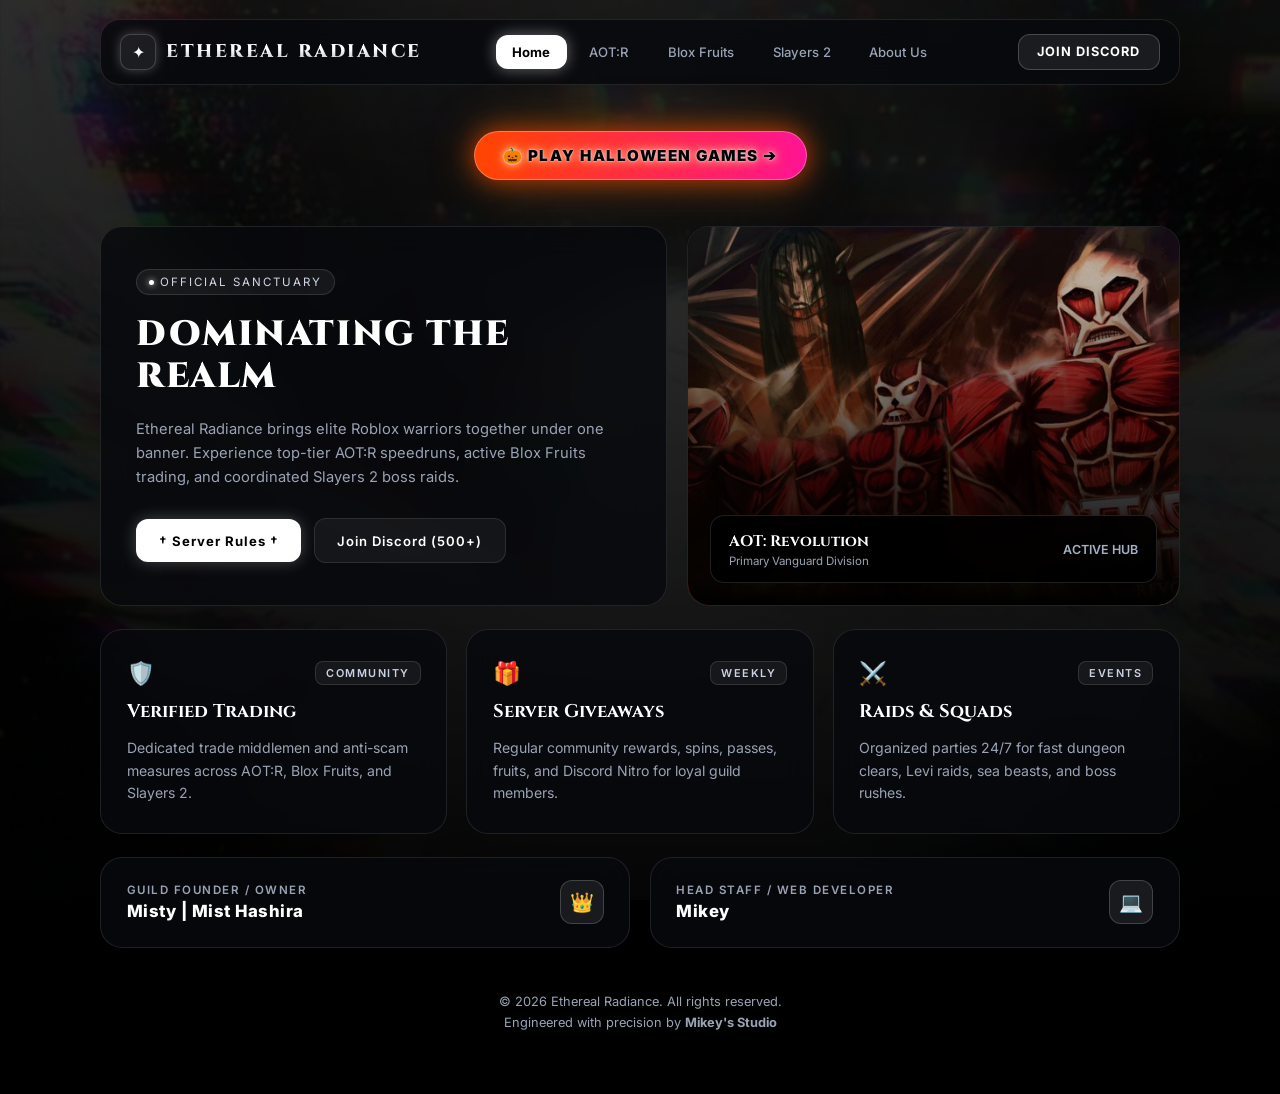
<file: index.html>
<!DOCTYPE html>
<html lang="en">
<head>
  <meta charset="UTF-8">
  <meta name="viewport" content="width=device-width, initial-scale=1.0">
  <title>Ethereal Radiance | Official Community Hub</title>
  <link rel="preconnect" href="https://fonts.googleapis.com">
  <link rel="preconnect" href="https://fonts.gstatic.com" crossorigin>
  <link href="https://fonts.googleapis.com/css2?family=Cinzel:wght@600;700;900&family=Inter:wght@300;400;500;600;700&display=swap" rel="stylesheet">
  <link rel="stylesheet" href="style.css">
</head>
<body>

  <div class="wrapper">
    <!-- Navbar -->
    <nav>
      <a href="index.html" class="brand">
        <div class="brand-icon">✦</div>
        <div class="brand-title">ETHEREAL RADIANCE</div>
      </a>

      <div class="nav-links">
        <a href="index.html" class="nav-link active">Home</a>
        <a href="aotr.html" class="nav-link">AOT:R</a>
        <a href="bloxfruits.html" class="nav-link">Blox Fruits</a>
        <a href="slayer2.html" class="nav-link">Slayers 2</a>
        <a href="about.html" class="nav-link">About Us</a>
      </div>

      <a href="https://discord.gg/2vvDxJYGn" target="_blank" class="nav-cta">JOIN DISCORD</a>
    </nav>

    <!-- Bento Hero -->
    <!-- Halloween Animated Button -->
<div style="margin: 1.5rem 0; text-align: center;">
  <a href="https://etherealhalloween.vercel.app/" class="spooky-animated-btn" target="_blank">
    <span class="btn-text">🎃 PLAY HALLOWEEN GAMES ➔</span>
  </a>
</div>

    <div class="hero-bento">
      <div class="card hero-content">
        <div class="hero-tag"><span></span> Official Sanctuary</div>
        <h1 class="hero-title">Dominating The Realm</h1>
        <p class="hero-desc">
          Ethereal Radiance brings elite Roblox warriors together under one banner. Experience top-tier AOT:R speedruns, active Blox Fruits trading, and coordinated Slayers 2 boss raids.
        </p>

        <div class="btn-row">
          <button class="btn-primary" onclick="openModal('rulesModal')">† Server Rules †</button>
          <a href="https://discord.gg/2vvDxJYGn" target="_blank" class="btn-glass">Join Discord (500+)</a>
        </div>
      </div>

      <div class="card hero-visual">
        <img src="aotr.jpg" alt="AOT:R Preview" class="hero-img">
        <div class="hero-gradient"></div>
        <div class="visual-footer">
          <div>
            <div class="visual-badge-title">AOT: Revolution</div>
            <div class="visual-badge-sub">Primary Vanguard Division</div>
          </div>
          <span style="font-size: 0.78rem; font-weight: 600; color: #a4b0c6;">ACTIVE HUB</span>
        </div>
      </div>
    </div>

    <!-- Feature Bento Grid -->
    <div class="bottom-bento">
      <div class="card feature-card">
        <div class="feature-head">
          <span style="font-size: 1.4rem;">🛡️</span>
          <span class="feature-badge">COMMUNITY</span>
        </div>
        <h3 class="feature-title">Verified Trading</h3>
        <p class="feature-desc">Dedicated trade middlemen and anti-scam measures across AOT:R, Blox Fruits, and Slayers 2.</p>
      </div>

      <div class="card feature-card">
        <div class="feature-head">
          <span style="font-size: 1.4rem;">🎁</span>
          <span class="feature-badge">WEEKLY</span>
        </div>
        <h3 class="feature-title">Server Giveaways</h3>
        <p class="feature-desc">Regular community rewards, spins, passes, fruits, and Discord Nitro for loyal guild members.</p>
      </div>

      <div class="card feature-card">
        <div class="feature-head">
          <span style="font-size: 1.4rem;">⚔️</span>
          <span class="feature-badge">EVENTS</span>
        </div>
        <h3 class="feature-title">Raids & Squads</h3>
        <p class="feature-desc">Organized parties 24/7 for fast dungeon clears, Levi raids, sea beasts, and boss rushes.</p>
      </div>
    </div>

    <!-- Leadership Row -->
    <div class="staff-row">
      <div class="card staff-box">
        <div class="staff-info">
          <div class="staff-role">Guild Founder / Owner</div>
          <div class="staff-name">Misty | Mist Hashira</div>
        </div>
        <div class="staff-avatar">👑</div>
      </div>

      <div class="card staff-box">
        <div class="staff-info">
          <div class="staff-role">Head Staff / Web Developer</div>
          <div class="staff-name">Mikey</div>
        </div>
        <div class="staff-avatar">💻</div>
      </div>
    </div>

    <footer>
      <p>© 2026 Ethereal Radiance. All rights reserved.</p>
      <p style="margin-top: 6px;">Engineered with precision by <strong>Mikey's Studio</strong></p>
    </footer>
  </div>

  <!-- General Rules Modal -->
  <div class="modal-overlay" id="rulesModal">
    <div class="modal-box">
      <div class="modal-header">
        <div class="modal-title">Official Server Rules</div>
        <button class="modal-close" onclick="closeModal('rulesModal')">&times;</button>
      </div>
      
      <div class="rule-sec">
        <div class="rule-title">General Conduct</div>
        <ul class="rule-list">
          <li><span>»</span> Respect all members.</li>
          <li><span>»</span> No harassment or discrimination.</li>
          <li><span>»</span> Avoid unnecessary drama.</li>
        </ul>
      </div>

      <div class="rule-sec">
        <div class="rule-title">No Spam & Content</div>
        <ul class="rule-list">
          <li><span>»</span> No message flooding or excessive caps/emojis.</li>
          <li><span>»</span> No spam pings.</li>
          <li><span>»</span> Keep content appropriate (No NSFW).</li>
          <li><span>»</span> Follow Discord Terms of Service.</li>
        </ul>
      </div>

      <div class="rule-sec">
        <div class="rule-title">Server Etiquette & Safety</div>
        <ul class="rule-list">
          <li><span>»</span> No unauthorized advertising or unsolicited DM ads.</li>
          <li><span>»</span> No @everyone / @here abuse.</li>
          <li><span>»</span> Respect staff instructions and moderation.</li>
          <li><span>»</span> No scams, fraud, or impersonation. Keep trades honest.</li>
          <li><span>»</span> Do not leak personal info or share private messages without permission.</li>
        </ul>
      </div>
    </div>
  </div>

  <script>
    function openModal(id) { document.getElementById(id).classList.add('active'); }
    function closeModal(id) { document.getElementById(id).classList.remove('active'); }
    window.onclick = function(e) {
      if (e.target.classList.contains('modal-overlay')) {
        closeModal('rulesModal');
      }
    };
  </script>
</body>
          </html>
</file>
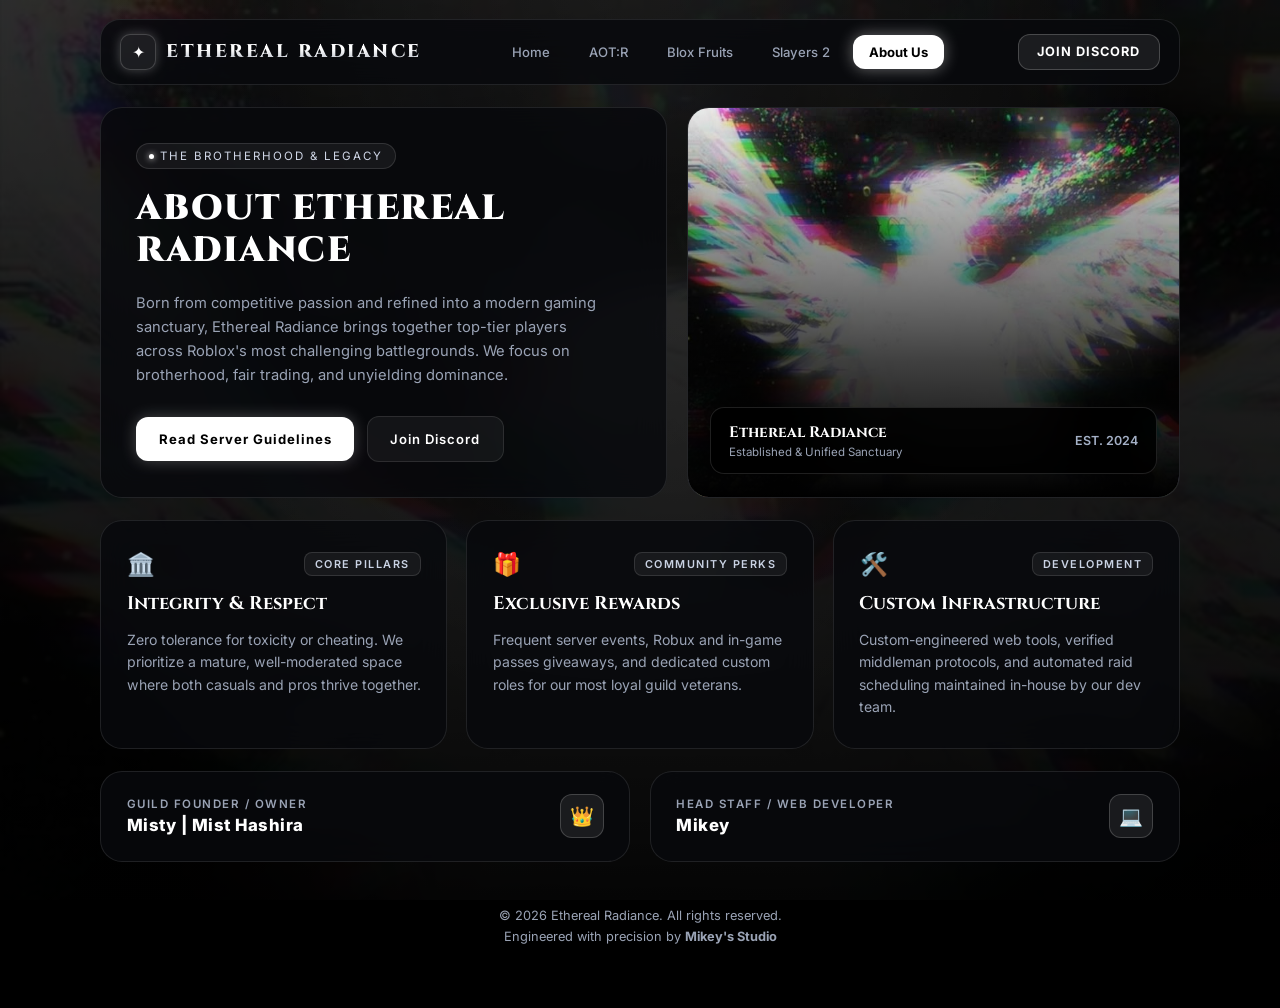
<file: about.html>
<!DOCTYPE html>
<html lang="en">
<head>
  <meta charset="UTF-8">
  <meta name="viewport" content="width=device-width, initial-scale=1.0">
  <title>About Us | Ethereal Radiance</title>
  <link rel="preconnect" href="https://fonts.googleapis.com">
  <link rel="preconnect" href="https://fonts.gstatic.com" crossorigin>
  <link href="https://fonts.googleapis.com/css2?family=Cinzel:wght@600;700;900&family=Inter:wght@300;400;500;600;700&display=swap" rel="stylesheet">
  <link rel="stylesheet" href="style.css">
</head>
<body>

  <div class="wrapper">
    <!-- Navbar -->
    <nav>
      <a href="index.html" class="brand">
        <div class="brand-icon">✦</div>
        <div class="brand-title">ETHEREAL RADIANCE</div>
      </a>

      <div class="nav-links">
        <a href="index.html" class="nav-link">Home</a>
        <a href="aotr.html" class="nav-link">AOT:R</a>
        <a href="bloxfruits.html" class="nav-link">Blox Fruits</a>
        <a href="slayer2.html" class="nav-link">Slayers 2</a>
        <a href="about.html" class="nav-link active">About Us</a>
      </div>

      <a href="https://discord.gg/2vvDxJYGn" target="_blank" class="nav-cta">JOIN DISCORD</a>
    </nav>

    <!-- Bento Hero -->
    <div class="hero-bento">
      <div class="card hero-content">
        <div class="hero-tag"><span></span> The Brotherhood & Legacy</div>
        <h1 class="hero-title">About Ethereal Radiance</h1>
        <p class="hero-desc">
          Born from competitive passion and refined into a modern gaming sanctuary, Ethereal Radiance brings together top-tier players across Roblox's most challenging battlegrounds. We focus on brotherhood, fair trading, and unyielding dominance.
        </p>

        <div class="btn-row">
          <button class="btn-primary" onclick="openModal('aboutRulesModal')">Read Server Guidelines</button>
          <a href="https://discord.gg/2vvDxJYGn" target="_blank" class="btn-glass">Join Discord</a>
        </div>
      </div>

      <div class="card hero-visual">
        <img src="bg.jpg" alt="Ethereal Radiance Realm" class="hero-img">
        <div class="hero-gradient"></div>
        <div class="visual-footer">
          <div>
            <div class="visual-badge-title">Ethereal Radiance</div>
            <div class="visual-badge-sub">Established & Unified Sanctuary</div>
          </div>
          <span style="font-size: 0.78rem; font-weight: 600; color: #a4b0c6;">EST. 2024</span>
        </div>
      </div>
    </div>

    <!-- 3 Bottom Cards -->
    <div class="bottom-bento">
      <div class="card feature-card">
        <div class="feature-head">
          <span style="font-size: 1.4rem;">🏛️</span>
          <span class="feature-badge">CORE PILLARS</span>
        </div>
        <h3 class="feature-title">Integrity & Respect</h3>
        <p class="feature-desc">Zero tolerance for toxicity or cheating. We prioritize a mature, well-moderated space where both casuals and pros thrive together.</p>
      </div>

      <div class="card feature-card">
        <div class="feature-head">
          <span style="font-size: 1.4rem;">🎁</span>
          <span class="feature-badge">COMMUNITY PERKS</span>
        </div>
        <h3 class="feature-title">Exclusive Rewards</h3>
        <p class="feature-desc">Frequent server events, Robux and in-game passes giveaways, and dedicated custom roles for our most loyal guild veterans.</p>
      </div>

      <div class="card feature-card">
        <div class="feature-head">
          <span style="font-size: 1.4rem;">🛠️</span>
          <span class="feature-badge">DEVELOPMENT</span>
        </div>
        <h3 class="feature-title">Custom Infrastructure</h3>
        <p class="feature-desc">Custom-engineered web tools, verified middleman protocols, and automated raid scheduling maintained in-house by our dev team.</p>
      </div>
    </div>

    <!-- Leadership Row -->
    <div class="staff-row">
      <div class="card staff-box">
        <div class="staff-info">
          <div class="staff-role">Guild Founder / Owner</div>
          <div class="staff-name">Misty | Mist Hashira</div>
        </div>
        <div class="staff-avatar">👑</div>
      </div>

      <div class="card staff-box">
        <div class="staff-info">
          <div class="staff-role">Head Staff / Web Developer</div>
          <div class="staff-name">Mikey</div>
        </div>
        <div class="staff-avatar">💻</div>
      </div>
    </div>

    <footer>
      <p>© 2026 Ethereal Radiance. All rights reserved.</p>
      <p style="margin-top: 6px;">Engineered with precision by <strong>Mikey's Studio</strong></p>
    </footer>
  </div>

  <!-- About Guidelines Modal -->
  <div class="modal-overlay" id="aboutRulesModal">
    <div class="modal-box">
      <div class="modal-header">
        <div class="modal-title">Sanctuary Guidelines</div>
        <button class="modal-close" onclick="closeModal('aboutRulesModal')">&times;</button>
      </div>

      <div class="rule-sec">
        <div class="rule-title">Conduct & Community</div>
        <ul class="rule-list">
          <li><span>»</span> Treat all guild members with dignity and respect.[span_7](start_span)[span_7](end_span)</li>
          <li><span>»</span> No drama, harassment, or offensive discussions.[span_8](start_span)[span_8](end_span)</li>
          <li><span>»</span> Follow Discord Terms of Service and staff decisions.[span_9](start_span)[span_9](end_span)</li>
        </ul>
      </div>

      <div class="rule-sec">
        <div class="rule-title">Violations & Disciplinary Action</div>
        <ul class="rule-list">
          <li><span>»</span> Minor violations may result in warnings.</li>
          <li><span>»</span> Repeated violations may result in timeouts or kicks.</li>
          <li><span>»</span> Serious violations (scamming/exploits) will result in permanent bans.</li>
        </ul>
      </div>
    </div>
  </div>

  <script>
    function openModal(id) { document.getElementById(id).classList.add('active'); }
    function closeModal(id) { document.getElementById(id).classList.remove('active'); }
    window.onclick = function(e) {
      if (e.target.classList.contains('modal-overlay')) {
        closeModal('aboutRulesModal');
      }
    };
  </script>
</body>
</html>
</file>
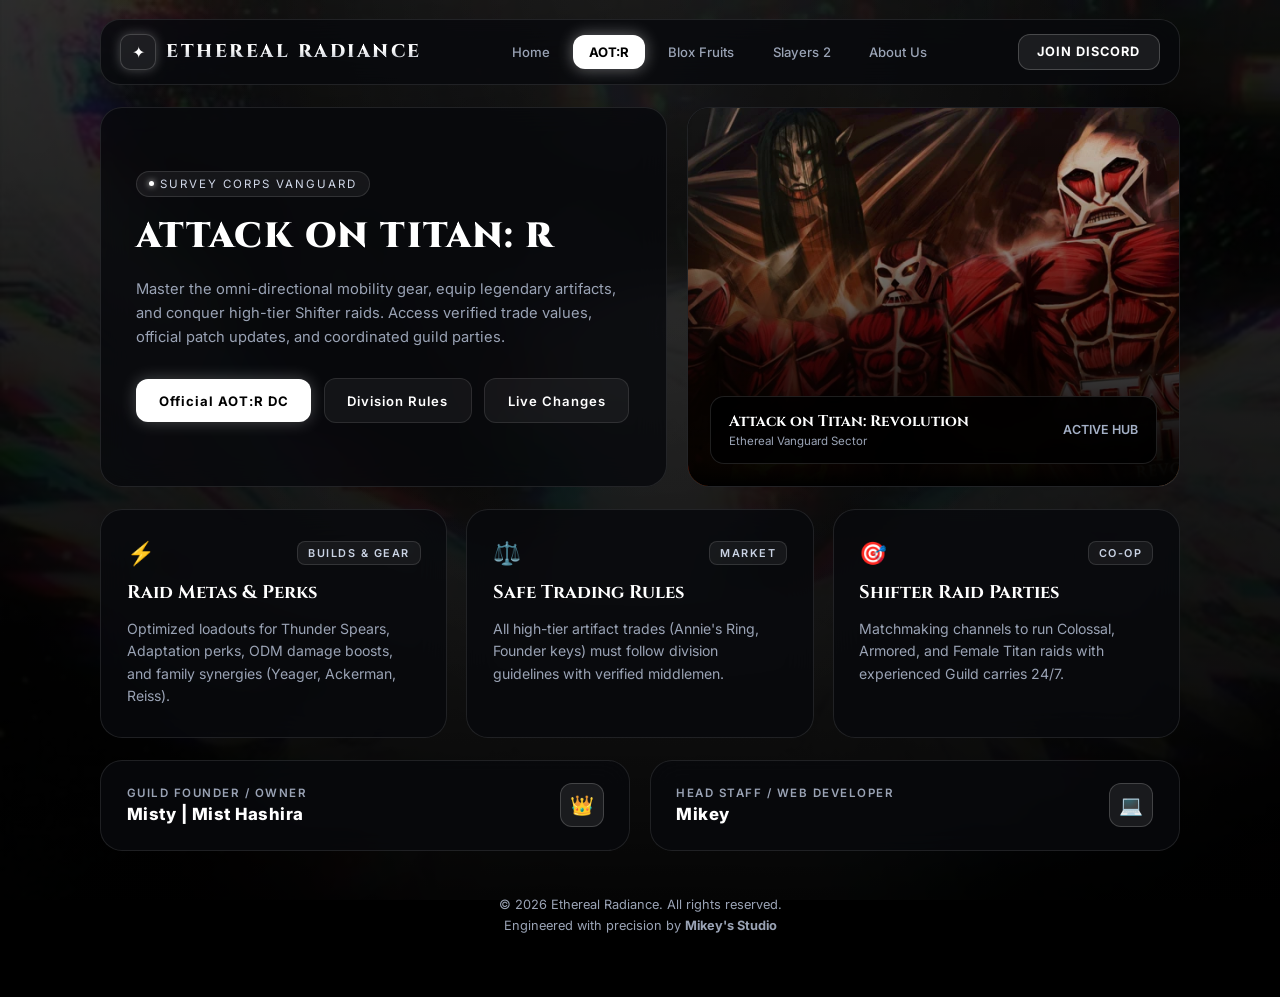
<file: aotr.html>
<!DOCTYPE html>
<html lang="en">
<head>
  <meta charset="UTF-8">
  <meta name="viewport" content="width=device-width, initial-scale=1.0">
  <title>AOT: Revolution | Ethereal Radiance</title>
  <link rel="preconnect" href="https://fonts.googleapis.com">
  <link rel="preconnect" href="https://fonts.gstatic.com" crossorigin>
  <link href="https://fonts.googleapis.com/css2?family=Cinzel:wght@600;700;900&family=Inter:wght@300;400;500;600;700&display=swap" rel="stylesheet">
  <link rel="stylesheet" href="style.css">
</head>
<body>

  <div class="wrapper">
    <!-- Navbar -->
    <nav>
      <a href="index.html" class="brand">
        <div class="brand-icon">✦</div>
        <div class="brand-title">ETHEREAL RADIANCE</div>
      </a>

      <div class="nav-links">
        <a href="index.html" class="nav-link">Home</a>
        <a href="aotr.html" class="nav-link active">AOT:R</a>
        <a href="bloxfruits.html" class="nav-link">Blox Fruits</a>
        <a href="slayer2.html" class="nav-link">Slayers 2</a>
        <a href="about.html" class="nav-link">About Us</a>
      </div>

      <a href="https://discord.gg/" target="_blank" class="nav-cta">JOIN DISCORD</a>
    </nav>

    <!-- Bento Hero -->
    <div class="hero-bento">
      <div class="card hero-content">
        <div class="hero-tag"><span></span> Survey Corps Vanguard</div>
        <h1 class="hero-title">Attack on Titan: R</h1>
        <p class="hero-desc">
          Master the omni-directional mobility gear, equip legendary artifacts, and conquer high-tier Shifter raids. Access verified trade values, official patch updates, and coordinated guild parties.
        </p>

        <div class="btn-row">
          <a href="https://discord.gg/aotrevolution" target="_blank" class="btn-primary">Official AOT:R DC</a>
          <button class="btn-glass" onclick="openModal('aotrRulesModal')">Division Rules</button>
          <a href="https://aotrevolution.com/changes" target="_blank" class="btn-glass">Live Changes</a>
        </div>
      </div>

      <div class="card hero-visual">
        <img src="aotr.jpg" alt="AOT:R Division" class="hero-img">
        <div class="hero-gradient"></div>
        <div class="visual-footer">
          <div>
            <div class="visual-badge-title">Attack on Titan: Revolution</div>
            <div class="visual-badge-sub">Ethereal Vanguard Sector</div>
          </div>
          <span style="font-size: 0.78rem; font-weight: 600; color: #a4b0c6;">ACTIVE HUB</span>
        </div>
      </div>
    </div>

    <!-- 3 Bottom Cards -->
    <div class="bottom-bento">
      <div class="card feature-card">
        <div class="feature-head">
          <span style="font-size: 1.4rem;">⚡</span>
          <span class="feature-badge">BUILDS & GEAR</span>
        </div>
        <h3 class="feature-title">Raid Metas & Perks</h3>
        <p class="feature-desc">Optimized loadouts for Thunder Spears, Adaptation perks, ODM damage boosts, and family synergies (Yeager, Ackerman, Reiss).</p>
      </div>

      <div class="card feature-card">
        <div class="feature-head">
          <span style="font-size: 1.4rem;">⚖️</span>
          <span class="feature-badge">MARKET</span>
        </div>
        <h3 class="feature-title">Safe Trading Rules</h3>
        <p class="feature-desc">All high-tier artifact trades (Annie's Ring, Founder keys) must follow division guidelines with verified middlemen.</p>
      </div>

      <div class="card feature-card">
        <div class="feature-head">
          <span style="font-size: 1.4rem;">🎯</span>
          <span class="feature-badge">CO-OP</span>
        </div>
        <h3 class="feature-title">Shifter Raid Parties</h3>
        <p class="feature-desc">Matchmaking channels to run Colossal, Armored, and Female Titan raids with experienced Guild carries 24/7.</p>
      </div>
    </div>

    <!-- Leadership Row -->
    <div class="staff-row">
      <div class="card staff-box">
        <div class="staff-info">
          <div class="staff-role">Guild Founder / Owner</div>
          <div class="staff-name">Misty | Mist Hashira</div>
        </div>
        <div class="staff-avatar">👑</div>
      </div>

      <div class="card staff-box">
        <div class="staff-info">
          <div class="staff-role">Head Staff / Web Developer</div>
          <div class="staff-name">Mikey</div>
        </div>
        <div class="staff-avatar">💻</div>
      </div>
    </div>

    <footer>
      <p>© 2026 Ethereal Radiance. All rights reserved.</p>
      <p style="margin-top: 6px;">Engineered with precision by <strong>Mikey's Studio</strong></p>
    </footer>
  </div>

  <!-- AOT:R Rules Modal -->
  <div class="modal-overlay" id="aotrRulesModal">
    <div class="modal-box">
      <div class="modal-header">
        <div class="modal-title">AOT:R Division Rules</div>
        <button class="modal-close" onclick="closeModal('aotrRulesModal')">&times;</button>
      </div>

      <div class="rule-sec">
        <div class="rule-title">No Black Marketing or Cross Trading</div>
        <ul class="rule-list">
          <li><span>»</span> Black market trading and prohibited transactions are not allowed.</li>
          <li><span>»</span> Do not buy, sell, or advertise prohibited items or services.</li>
          <li><span>»</span> Report suspicious trading activity to staff immediately.</li>
        </ul>
      </div>

      <div class="rule-sec">
        <div class="rule-title">No Scamming</div>
        <ul class="rule-list">
          <li><span>»</span> Scamming or attempting to scam members is strictly prohibited.</li>
          <li><span>»</span> Do not use fake proofs, false prices, or misleading offers.</li>
          <li><span>»</span> Complete agreed trades honestly and transparently.</li>
        </ul>
      </div>

      <div class="rule-sec">
        <div class="rule-title">No Exploiting & Account Safety</div>
        <ul class="rule-list">
          <li><span>»</span> Do not advertise cheats or malicious exploits.</li>
          <li><span>»</span> Do not sell or promote exploit-related services.</li>
          <li><span>»</span> Follow applicable Roblox and AoTR official rules.</li>
          <li><span>»</span> Do not buy, sell, or share accounts if prohibited by rules.</li>
          <li><span>»</span> Never request another member's password or login details.</li>
        </ul>
      </div>
    </div>
  </div>

  <script>
    function openModal(id) { document.getElementById(id).classList.add('active'); }
    function closeModal(id) { document.getElementById(id).classList.remove('active'); }
    window.onclick = function(e) {
      if (e.target.classList.contains('modal-overlay')) {
        closeModal('aotrRulesModal');
      }
    };
  </script>
</body>
</html>
</file>
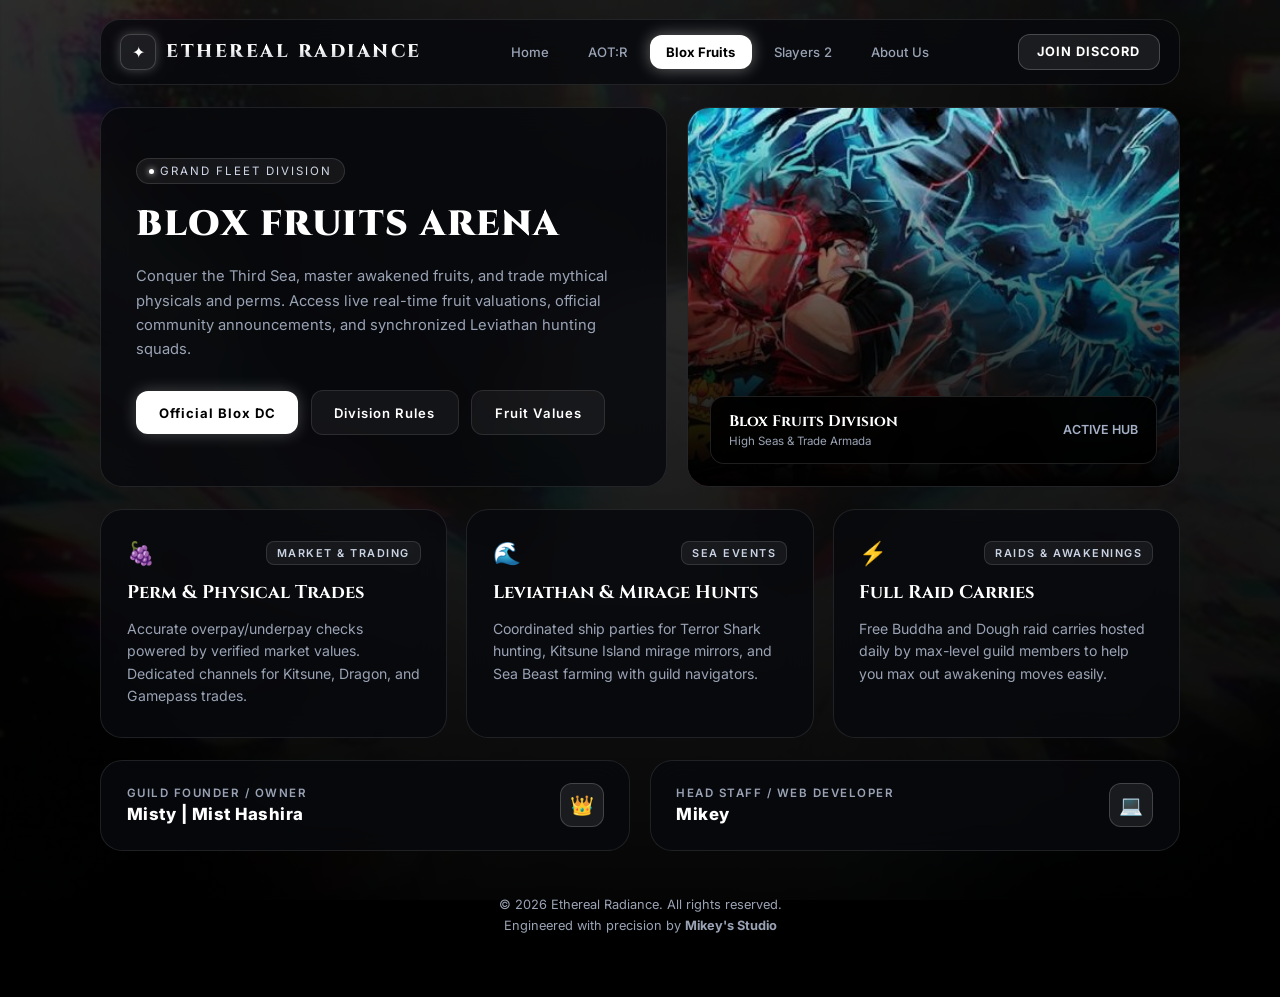
<file: bloxfruits.html>
<!DOCTYPE html>
<html lang="en">
<head>
  <meta charset="UTF-8">
  <meta name="viewport" content="width=device-width, initial-scale=1.0">
  <title>Blox Fruits | Ethereal Radiance</title>
  <link rel="preconnect" href="https://fonts.googleapis.com">
  <link rel="preconnect" href="https://fonts.gstatic.com" crossorigin>
  <link href="https://fonts.googleapis.com/css2?family=Cinzel:wght@600;700;900&family=Inter:wght@300;400;500;600;700&display=swap" rel="stylesheet">
  <link rel="stylesheet" href="style.css">
</head>
<body>

  <div class="wrapper">
    <!-- Navbar -->
    <nav>
      <a href="index.html" class="brand">
        <div class="brand-icon">✦</div>
        <div class="brand-title">ETHEREAL RADIANCE</div>
      </a>

      <div class="nav-links">
        <a href="index.html" class="nav-link">Home</a>
        <a href="aotr.html" class="nav-link">AOT:R</a>
        <a href="bloxfruits.html" class="nav-link active">Blox Fruits</a>
        <a href="slayer2.html" class="nav-link">Slayers 2</a>
        <a href="about.html" class="nav-link">About Us</a>
      </div>

      <a href="https://discord.gg/" target="_blank" class="nav-cta">JOIN DISCORD</a>
    </nav>

    <!-- Bento Hero -->
    <div class="hero-bento">
      <div class="card hero-content">
        <div class="hero-tag"><span></span> Grand Fleet Division</div>
        <h1 class="hero-title">Blox Fruits Arena</h1>
        <p class="hero-desc">
          Conquer the Third Sea, master awakened fruits, and trade mythical physicals and perms. Access live real-time fruit valuations, official community announcements, and synchronized Leviathan hunting squads.
        </p>

        <div class="btn-row">
          <a href="https://discord.gg/bloxfruits" target="_blank" class="btn-primary">Official Blox DC</a>
          <button class="btn-glass" onclick="openModal('bfRulesModal')">Division Rules</button>
          <a href="https://bloxfruitsvalues.com/" target="_blank" class="btn-glass">Fruit Values</a>
        </div>
      </div>

      <div class="card hero-visual">
        <img src="bfs.jpg" alt="Blox Fruits Division" class="hero-img">
        <div class="hero-gradient"></div>
        <div class="visual-footer">
          <div>
            <div class="visual-badge-title">Blox Fruits Division</div>
            <div class="visual-badge-sub">High Seas & Trade Armada</div>
          </div>
          <span style="font-size: 0.78rem; font-weight: 600; color: #a4b0c6;">ACTIVE HUB</span>
        </div>
      </div>
    </div>

    <!-- 3 Bottom Cards -->
    <div class="bottom-bento">
      <div class="card feature-card">
        <div class="feature-head">
          <span style="font-size: 1.4rem;">🍇</span>
          <span class="feature-badge">MARKET & TRADING</span>
        </div>
        <h3 class="feature-title">Perm & Physical Trades</h3>
        <p class="feature-desc">Accurate overpay/underpay checks powered by verified market values. Dedicated channels for Kitsune, Dragon, and Gamepass trades.</p>
      </div>

      <div class="card feature-card">
        <div class="feature-head">
          <span style="font-size: 1.4rem;">🌊</span>
          <span class="feature-badge">SEA EVENTS</span>
        </div>
        <h3 class="feature-title">Leviathan & Mirage Hunts</h3>
        <p class="feature-desc">Coordinated ship parties for Terror Shark hunting, Kitsune Island mirage mirrors, and Sea Beast farming with guild navigators.</p>
      </div>

      <div class="card feature-card">
        <div class="feature-head">
          <span style="font-size: 1.4rem;">⚡</span>
          <span class="feature-badge">RAIDS & AWAKENINGS</span>
        </div>
        <h3 class="feature-title">Full Raid Carries</h3>
        <p class="feature-desc">Free Buddha and Dough raid carries hosted daily by max-level guild members to help you max out awakening moves easily.</p>
      </div>
    </div>

    <!-- Leadership Row -->
    <div class="staff-row">
      <div class="card staff-box">
        <div class="staff-info">
          <div class="staff-role">Guild Founder / Owner</div>
          <div class="staff-name">Misty | Mist Hashira</div>
        </div>
        <div class="staff-avatar">👑</div>
      </div>

      <div class="card staff-box">
        <div class="staff-info">
          <div class="staff-role">Head Staff / Web Developer</div>
          <div class="staff-name">Mikey</div>
        </div>
        <div class="staff-avatar">💻</div>
      </div>
    </div>

    <footer>
      <p>© 2026 Ethereal Radiance. All rights reserved.</p>
      <p style="margin-top: 6px;">Engineered with precision by <strong>Mikey's Studio</strong></p>
    </footer>
  </div>

  <!-- Blox Fruits Rules Modal -->
  <div class="modal-overlay" id="bfRulesModal">
    <div class="modal-box">
      <div class="modal-header">
        <div class="modal-title">Blox Fruits Rules</div>
        <button class="modal-close" onclick="closeModal('bfRulesModal')">&times;</button>
      </div>

      <div class="rule-sec">
        <div class="rule-title">Trading & Market Safety</div>
        <ul class="rule-list">
          <li><span>»</span> Black market trading and unauthorized services are forbidden.</li>
          <li><span>»</span> Scamming or using fake proofs, false values, or misleading offers is prohibited.</li>
          <li><span>»</span> Complete all agreed trades honestly and transparently.</li>
        </ul>
      </div>

      <div class="rule-sec">
        <div class="rule-title">No Exploiting & Cheating</div>
        <ul class="rule-list">
          <li><span>»</span> Do not advertise hacks, cheats, or malicious scripts.</li>
          <li><span>»</span> Do not promote exploit-related auto-farming services.</li>
          <li><span>»</span> Strictly follow official Roblox and Blox Fruits policies.</li>
        </ul>
      </div>

      <div class="rule-sec">
        <div class="rule-title">Account Safety & Privacy</div>
        <ul class="rule-list">
          <li><span>»</span> Do not buy, sell, or share Roblox accounts.</li>
          <li><span>»</span> Never share passwords or login credentials.</li>
          <li><span>»</span> Report suspicious offers and scams directly to server staff.</li>
        </ul>
      </div>
    </div>
  </div>

  <script>
    function openModal(id) { document.getElementById(id).classList.add('active'); }
    function closeModal(id) { document.getElementById(id).classList.remove('active'); }
    window.onclick = function(e) {
      if (e.target.classList.contains('modal-overlay')) {
        closeModal('bfRulesModal');
      }
    };
  </script>
</body>
</html>
</file>
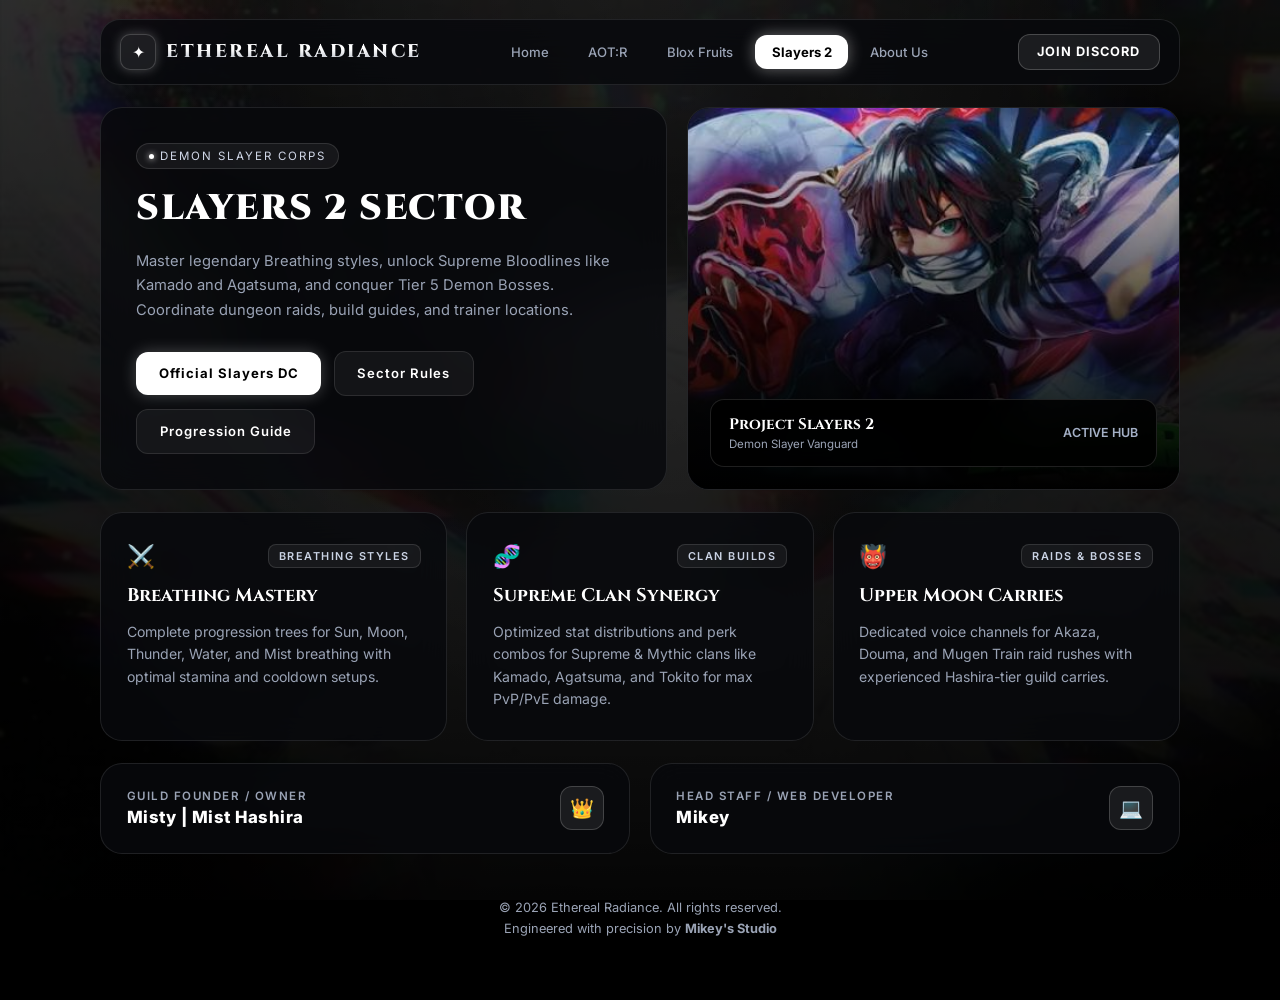
<file: slayer2.html>
<!DOCTYPE html>
<html lang="en">
<head>
  <meta charset="UTF-8">
  <meta name="viewport" content="width=device-width, initial-scale=1.0">
  <title>Slayers 2 | Ethereal Radiance</title>
  <link rel="preconnect" href="https://fonts.googleapis.com">
  <link rel="preconnect" href="https://fonts.gstatic.com" crossorigin>
  <link href="https://fonts.googleapis.com/css2?family=Cinzel:wght@600;700;900&family=Inter:wght@300;400;500;600;700&display=swap" rel="stylesheet">
  <link rel="stylesheet" href="style.css">
</head>
<body>

  <div class="wrapper">
    <!-- Navbar -->
    <nav>
      <a href="index.html" class="brand">
        <div class="brand-icon">✦</div>
        <div class="brand-title">ETHEREAL RADIANCE</div>
      </a>

      <div class="nav-links">
        <a href="index.html" class="nav-link">Home</a>
        <a href="aotr.html" class="nav-link">AOT:R</a>
        <a href="bloxfruits.html" class="nav-link">Blox Fruits</a>
        <a href="slayer2.html" class="nav-link active">Slayers 2</a>
        <a href="about.html" class="nav-link">About Us</a>
      </div>

      <a href="https://discord.gg/2vvDxJYGn" target="_blank" class="nav-cta">JOIN DISCORD</a>
    </nav>

    <!-- Bento Hero -->
    <div class="hero-bento">
      <div class="card hero-content">
        <div class="hero-tag"><span></span> Demon Slayer Corps</div>
        <h1 class="hero-title">Slayers 2 Sector</h1>
        <p class="hero-desc">
          Master legendary Breathing styles, unlock Supreme Bloodlines like Kamado and Agatsuma, and conquer Tier 5 Demon Bosses. Coordinate dungeon raids, build guides, and trainer locations.
        </p>

        <div class="btn-row">
          <a href="https://discord.gg/projectslayers" target="_blank" class="btn-primary">Official Slayers DC</a>
          <button class="btn-glass" onclick="openModal('slayerRulesModal')">Sector Rules</button>
          <a href="https://project-slayers.fandom.com/wiki/Project_Slayers_Wiki" target="_blank" class="btn-glass">Progression Guide</a>
        </div>
      </div>

      <div class="card hero-visual">
        <img src="slayer2.jpg" alt="Slayers 2 Division" class="hero-img">
        <div class="hero-gradient"></div>
        <div class="visual-footer">
          <div>
            <div class="visual-badge-title">Project Slayers 2</div>
            <div class="visual-badge-sub">Demon Slayer Vanguard</div>
          </div>
          <span style="font-size: 0.78rem; font-weight: 600; color: #a4b0c6;">ACTIVE HUB</span>
        </div>
      </div>
    </div>

    <!-- 3 Bottom Cards -->
    <div class="bottom-bento">
      <div class="card feature-card">
        <div class="feature-head">
          <span style="font-size: 1.4rem;">⚔️</span>
          <span class="feature-badge">BREATHING STYLES</span>
        </div>
        <h3 class="feature-title">Breathing Mastery</h3>
        <p class="feature-desc">Complete progression trees for Sun, Moon, Thunder, Water, and Mist breathing with optimal stamina and cooldown setups.</p>
      </div>

      <div class="card feature-card">
        <div class="feature-head">
          <span style="font-size: 1.4rem;">🧬</span>
          <span class="feature-badge">CLAN BUILDS</span>
        </div>
        <h3 class="feature-title">Supreme Clan Synergy</h3>
        <p class="feature-desc">Optimized stat distributions and perk combos for Supreme & Mythic clans like Kamado, Agatsuma, and Tokito for max PvP/PvE damage.</p>
      </div>

      <div class="card feature-card">
        <div class="feature-head">
          <span style="font-size: 1.4rem;">👹</span>
          <span class="feature-badge">RAIDS & BOSSES</span>
        </div>
        <h3 class="feature-title">Upper Moon Carries</h3>
        <p class="feature-desc">Dedicated voice channels for Akaza, Douma, and Mugen Train raid rushes with experienced Hashira-tier guild carries.</p>
      </div>
    </div>

    <!-- Leadership Row -->
    <div class="staff-row">
      <div class="card staff-box">
        <div class="staff-info">
          <div class="staff-role">Guild Founder / Owner</div>
          <div class="staff-name">Misty | Mist Hashira</div>
        </div>
        <div class="staff-avatar">👑</div>
      </div>

      <div class="card staff-box">
        <div class="staff-info">
          <div class="staff-role">Head Staff / Web Developer</div>
          <div class="staff-name">Mikey</div>
        </div>
        <div class="staff-avatar">💻</div>
      </div>
    </div>

    <footer>
      <p>© 2026 Ethereal Radiance. All rights reserved.</p>
      <p style="margin-top: 6px;">Engineered with precision by <strong>Mikey's Studio</strong></p>
    </footer>
  </div>

  <!-- Slayers 2 Rules Modal -->
  <div class="modal-overlay" id="slayerRulesModal">
    <div class="modal-box">
      <div class="modal-header">
        <div class="modal-title">Slayers 2 Rules</div>
        <button class="modal-close" onclick="closeModal('slayerRulesModal')">&times;</button>
      </div>

      <div class="rule-sec">
        <div class="rule-title">No Exploiting & Fair Play</div>
        <ul class="rule-list">
          <li><span>»</span> Do not use hacks, scripts, or unauthorized exploits.[span_0](start_span)[span_0](end_span)</li>
          <li><span>»</span> Do not promote or distribute cheating tools.[span_1](start_span)[span_1](end_span)</li>
          <li><span>»</span> Report exploiters to the appropriate staff.[span_2](start_span)[span_2](end_span)</li>
          <li><span>»</span> Do not intentionally disrupt other players' gameplay.[span_3](start_span)[span_3](end_span)</li>
          <li><span>»</span> Do not abuse glitches for unfair advantages.[span_4](start_span)[span_4](end_span)</li>
        </ul>
      </div>

      <div class="rule-sec">
        <div class="rule-title">Game Content & Accuracy</div>
        <ul class="rule-list">
          <li><span>»</span> Do not spread fake updates or announcements.[span_5](start_span)[span_5](end_span)[span_6](start_span)[span_6](end_span)</li>
          <li><span>»</span> Do not intentionally share misleading guides or claims.[span_7](start_span)[span_7](end_span)</li>
          <li><span>»</span> Keep game-related information accurate.[span_8](start_span)[span_8](end_span)</li>
        </ul>
      </div>

      <div class="rule-sec">
        <div class="rule-title">Account Safety</div>
        <ul class="rule-list">
          <li><span>»</span> Never share passwords or login credentials.[span_9](start_span)[span_9](end_span)</li>
          <li><span>»</span> Avoid suspicious links and downloads.[span_10](start_span)[span_10](end_span)</li>
          <li><span>»</span> Report suspicious account-related activity to staff.[span_11](start_span)[span_11](end_span)</li>
        </ul>
      </div>
    </div>
  </div>

  <script>
    function openModal(id) { document.getElementById(id).classList.add('active'); }
    function closeModal(id) { document.getElementById(id).classList.remove('active'); }
    window.onclick = function(e) {
      if (e.target.classList.contains('modal-overlay')) {
        closeModal('slayerRulesModal');
      }
    };
  </script>
</body>
            </html>
</file>
<file: style.css>
:root {
  --bg: #000000;
  --card-bg: rgba(8, 9, 13, 0.82);
  --card-border: rgba(255, 255, 255, 0.1);
  --card-border-hover: rgba(255, 255, 255, 0.3);
  --text-muted: #9aa3b5;
  --glow: rgba(255, 255, 255, 0.25);
}

* {
  margin: 0;
  padding: 0;
  box-sizing: border-box;
  font-family: 'Inter', sans-serif;
}

body {
  background-color: var(--bg);
  background-image: 
    radial-gradient(ellipse at 50% -10%, rgba(255, 255, 255, 0.08) 0%, transparent 60%),
    linear-gradient(180deg, rgba(0, 0, 0, 0.82), rgba(0, 0, 0, 0.98)),
    url('bg.jpg');
  background-size: cover;
  background-position: center top;
  background-attachment: fixed;
  color: #ffffff;
  min-height: 100vh;
  display: flex;
  flex-direction: column;
  align-items: center;
  padding: 1.2rem 1rem 3.5rem;
  overflow-x: hidden;
}

.wrapper {
  width: 100%;
  max-width: 1080px;
  display: flex;
  flex-direction: column;
  gap: 1.4rem;
}

nav {
  width: 100%;
  background: var(--card-bg);
  border: 1px solid var(--card-border);
  backdrop-filter: blur(16px);
  -webkit-backdrop-filter: blur(16px);
  border-radius: 20px;
  padding: 0.85rem 1.2rem;
  display: flex;
  align-items: center;
  justify-content: space-between;
  gap: 1rem;
  flex-wrap: wrap;
}

.brand {
  display: flex;
  align-items: center;
  gap: 10px;
  text-decoration: none;
}

.brand-icon {
  width: 36px;
  height: 36px;
  border-radius: 10px;
  background: rgba(255, 255, 255, 0.08);
  border: 1px solid rgba(255, 255, 255, 0.18);
  display: grid;
  place-items: center;
  font-size: 1rem;
  box-shadow: 0 0 12px var(--glow);
  color: #fff;
}

.brand-title {
  font-family: 'Cinzel', serif;
  font-size: 1.15rem;
  font-weight: 800;
  letter-spacing: 2.5px;
  background: linear-gradient(180deg, #fff 40%, #a4abb8 100%);
  -webkit-background-clip: text;
  -webkit-text-fill-color: transparent;
}

.nav-links {
  display: flex;
  align-items: center;
  gap: 0.4rem;
  flex-wrap: wrap;
}

.nav-link {
  background: transparent;
  border: 1px solid transparent;
  color: var(--text-muted);
  padding: 0.5rem 0.95rem;
  border-radius: 12px;
  font-size: 0.82rem;
  font-weight: 500;
  text-decoration: none;
  transition: all 0.25s ease;
}

.nav-link:hover {
  color: #fff;
  background: rgba(255, 255, 255, 0.05);
}

.nav-link.active {
  background: #ffffff;
  color: #000000;
  font-weight: 700;
  box-shadow: 0 0 16px rgba(255, 255, 255, 0.4);
}

.nav-cta {
  background: rgba(255, 255, 255, 0.08);
  color: #fff;
  border: 1px solid rgba(255, 255, 255, 0.2);
  padding: 0.6rem 1.15rem;
  border-radius: 12px;
  font-size: 0.8rem;
  font-weight: 700;
  text-decoration: none;
  letter-spacing: 1px;
  transition: all 0.25s ease;
}

.nav-cta:hover {
  background: #ffffff;
  color: #000000;
  box-shadow: 0 0 20px rgba(255, 255, 255, 0.5);
}

.hero-bento {
  display: grid;
  grid-template-columns: 1.15fr 1fr;
  gap: 1.2rem;
}

@media (max-width: 820px) {
  .hero-bento {
    grid-template-columns: 1fr;
  }
}

.card {
  background: var(--card-bg);
  border: 1px solid var(--card-border);
  border-radius: 22px;
  backdrop-filter: blur(16px);
  -webkit-backdrop-filter: blur(16px);
  position: relative;
  overflow: hidden;
  transition: border-color 0.3s ease;
}

.card:hover {
  border-color: var(--card-border-hover);
}

.hero-content {
  padding: 2.2rem;
  display: flex;
  flex-direction: column;
  justify-content: center;
  gap: 1.2rem;
  min-height: 380px;
}

.hero-tag {
  align-self: flex-start;
  display: inline-flex;
  align-items: center;
  gap: 6px;
  font-size: 0.72rem;
  text-transform: uppercase;
  letter-spacing: 2px;
  padding: 5px 12px;
  border-radius: 999px;
  background: rgba(255, 255, 255, 0.06);
  border: 1px solid rgba(255, 255, 255, 0.12);
  color: #d1d8e8;
}

.hero-tag span {
  width: 5px;
  height: 5px;
  background: #fff;
  border-radius: 50%;
  box-shadow: 0 0 6px #fff;
}

.hero-title {
  font-family: 'Cinzel', serif;
  font-size: 2.2rem;
  line-height: 1.18;
  font-weight: 900;
  letter-spacing: 1.5px;
  text-transform: uppercase;
}

.hero-desc {
  font-size: 0.92rem;
  color: var(--text-muted);
  line-height: 1.65;
  max-width: 480px;
}

.btn-row {
  display: flex;
  align-items: center;
  gap: 0.8rem;
  flex-wrap: wrap;
  margin-top: 0.6rem;
}

.btn-primary {
  background: #ffffff;
  color: #000000;
  border: none;
  padding: 0.85rem 1.4rem;
  border-radius: 12px;
  font-weight: 700;
  font-size: 0.82rem;
  letter-spacing: 1px;
  cursor: pointer;
  text-decoration: none;
  display: inline-block;
  transition: all 0.25s ease;
  box-shadow: 0 0 16px rgba(255, 255, 255, 0.25);
}

.btn-primary:hover {
  box-shadow: 0 0 24px rgba(255, 255, 255, 0.5);
  transform: translateY(-2px);
}

.btn-glass {
  background: rgba(255, 255, 255, 0.05);
  color: #ffffff;
  border: 1px solid var(--card-border);
  padding: 0.85rem 1.4rem;
  border-radius: 12px;
  font-weight: 600;
  font-size: 0.82rem;
  letter-spacing: 1px;
  cursor: pointer;
  text-decoration: none;
  display: inline-block;
  transition: all 0.25s ease;
}

.btn-glass:hover {
  background: rgba(255, 255, 255, 0.1);
  border-color: rgba(255, 255, 255, 0.3);
}

.hero-visual {
  min-height: 380px;
  position: relative;
  display: flex;
  align-items: flex-end;
  padding: 1.4rem;
}

.hero-img {
  position: absolute;
  inset: 0;
  width: 100%;
  height: 100%;
  object-fit: cover;
  object-position: center;
}

.hero-gradient {
  position: absolute;
  inset: 0;
  background: linear-gradient(180deg, rgba(0,0,0,0.05) 0%, rgba(0,0,0,0.75) 65%, #000000 100%);
  z-index: 1;
}

.visual-footer {
  position: relative;
  z-index: 2;
  width: 100%;
  display: flex;
  justify-content: space-between;
  align-items: center;
  background: rgba(0, 0, 0, 0.88);
  backdrop-filter: blur(12px);
  padding: 0.9rem 1.1rem;
  border-radius: 14px;
  border: 1px solid rgba(255, 255, 255, 0.12);
}

.visual-badge-title {
  font-family: 'Cinzel', serif;
  font-size: 0.95rem;
  font-weight: 700;
  color: #ffffff;
}

.visual-badge-sub {
  font-size: 0.72rem;
  color: var(--text-muted);
  margin-top: 2px;
}

.bottom-bento {
  display: grid;
  grid-template-columns: repeat(3, 1fr);
  gap: 1.2rem;
}

@media (max-width: 820px) {
  .bottom-bento {
    grid-template-columns: 1fr;
  }
}

.feature-card {
  padding: 1.8rem 1.6rem;
  display: flex;
  flex-direction: column;
  gap: 0.8rem;
}

.feature-head {
  display: flex;
  justify-content: space-between;
  align-items: center;
}

.feature-badge {
  font-size: 0.68rem;
  letter-spacing: 1.5px;
  padding: 4px 10px;
  border-radius: 8px;
  background: rgba(255, 255, 255, 0.06);
  border: 1px solid rgba(255, 255, 255, 0.12);
  color: #cad3e4;
  font-weight: 600;
}

.feature-title {
  font-family: 'Cinzel', serif;
  font-size: 1.15rem;
  font-weight: 700;
  color: #ffffff;
}

.feature-desc {
  font-size: 0.88rem;
  color: var(--text-muted);
  line-height: 1.6;
}

.staff-row {
  display: grid;
  grid-template-columns: 1fr 1fr;
  gap: 1.2rem;
}

@media (max-width: 600px) {
  .staff-row {
    grid-template-columns: 1fr;
  }
}

.staff-box {
  padding: 1.4rem 1.6rem;
  display: flex;
  justify-content: space-between;
  align-items: center;
  gap: 1rem;
}

.staff-info {
  display: flex;
  flex-direction: column;
  gap: 4px;
}

.staff-role {
  font-size: 0.72rem;
  color: var(--text-muted);
  text-transform: uppercase;
  letter-spacing: 1.5px;
  font-weight: 600;
}

.staff-name {
  font-weight: 800;
  color: #ffffff;
  font-size: 1.05rem;
  letter-spacing: 0.5px;
}

.staff-avatar {
  min-width: 44px;
  height: 44px;
  border-radius: 12px;
  background: rgba(255, 255, 255, 0.08);
  border: 1px solid rgba(255, 255, 255, 0.18);
  display: grid;
  place-items: center;
  font-size: 1.2rem;
  flex-shrink: 0;
}

footer {
  text-align: center;
  padding: 1.5rem 1rem 0.5rem;
  font-size: 0.8rem;
  color: var(--text-muted);
}

/* Modal Popup Framework */
.modal-overlay {
  position: fixed;
  inset: 0;
  background: rgba(0, 0, 0, 0.88);
  backdrop-filter: blur(12px);
  -webkit-backdrop-filter: blur(12px);
  z-index: 999;
  display: none;
  align-items: center;
  justify-content: center;
  padding: 1.2rem;
}

.modal-overlay.active {
  display: flex;
}

.modal-box {
  background: #08090d;
  border: 1px solid rgba(255, 255, 255, 0.18);
  box-shadow: 0 0 50px rgba(0,0,0,0.9), 0 0 20px rgba(255,255,255,0.05);
  border-radius: 20px;
  width: 100%;
  max-width: 540px;
  max-height: 85vh;
  overflow-y: auto;
  padding: 1.6rem;
}

.modal-header {
  display: flex;
  justify-content: space-between;
  align-items: center;
  border-bottom: 1px solid rgba(255, 255, 255, 0.1);
  padding-bottom: 0.8rem;
  margin-bottom: 1.2rem;
}

.modal-title {
  font-family: 'Cinzel', serif;
  font-size: 1.2rem;
  letter-spacing: 2px;
  color: #fff;
}

.modal-close {
  background: transparent;
  border: none;
  color: var(--text-muted);
  font-size: 1.6rem;
  cursor: pointer;
  transition: color 0.2s;
}

.modal-close:hover {
  color: #ffffff;
}

.rule-sec {
  margin-bottom: 1.4rem;
}

.rule-title {
  font-family: 'Cinzel', serif;
  font-size: 0.95rem;
  color: #ffffff;
  margin-bottom: 0.5rem;
  letter-spacing: 1px;
}

.rule-list {
  list-style: none;
  display: flex;
  flex-direction: column;
  gap: 0.45rem;
}

.rule-list li {
  font-size: 0.83rem;
  color: #b3bccd;
  line-height: 1.5;
  display: flex;
  align-items: flex-start;
  gap: 8px;
}

.rule-list li span {
  color: #fff;
  font-weight: 700;
}
/* --- Animated Spooky Button --- */
.spooky-animated-btn {
  position: relative;
  display: inline-flex;
  align-items: center;
  justify-content: center;
  padding: 14px 28px;
  border-radius: 50px;
  text-decoration: none;
  overflow: hidden;
  cursor: pointer;
  background: linear-gradient(
    270deg,
    #ff4500,
    #ff8c00,
    #ffd700,
    #ff1493,
    #ff4500
  );
  background-size: 400% 400%;
  animation: liquidSpookyFlow 4s ease infinite;
  box-shadow: 0 0 25px rgba(255, 69, 0, 0.65),
              0 0 50px rgba(255, 140, 0, 0.35);
  transition: all 0.3s cubic-bezier(0.175, 0.885, 0.32, 1.275);
  border: 1px solid rgba(255, 255, 255, 0.3);
}

@keyframes liquidSpookyFlow {
  0% { background-position: 0% 50%; }
  50% { background-position: 100% 50%; }
  100% { background-position: 0% 50%; }
}

.spooky-animated-btn .btn-text {
  font-family: 'Inter', sans-serif;
  font-size: 0.95rem;
  font-weight: 900;
  letter-spacing: 1.5px;
  color: #050507;
  text-shadow: 
    0 0 2px #fff,
    0 0 8px rgba(255, 255, 255, 0.8),
    0 0 15px rgba(255, 140, 0, 0.9);
  z-index: 2;
}

.spooky-animated-btn:hover {
  transform: translateY(-3px) scale(1.04);
  box-shadow: 0 0 35px rgba(255, 69, 0, 0.9),
              0 0 70px rgba(255, 215, 0, 0.6);
}

.spooky-animated-btn:active {
  transform: scale(0.97);
    }
</file>
